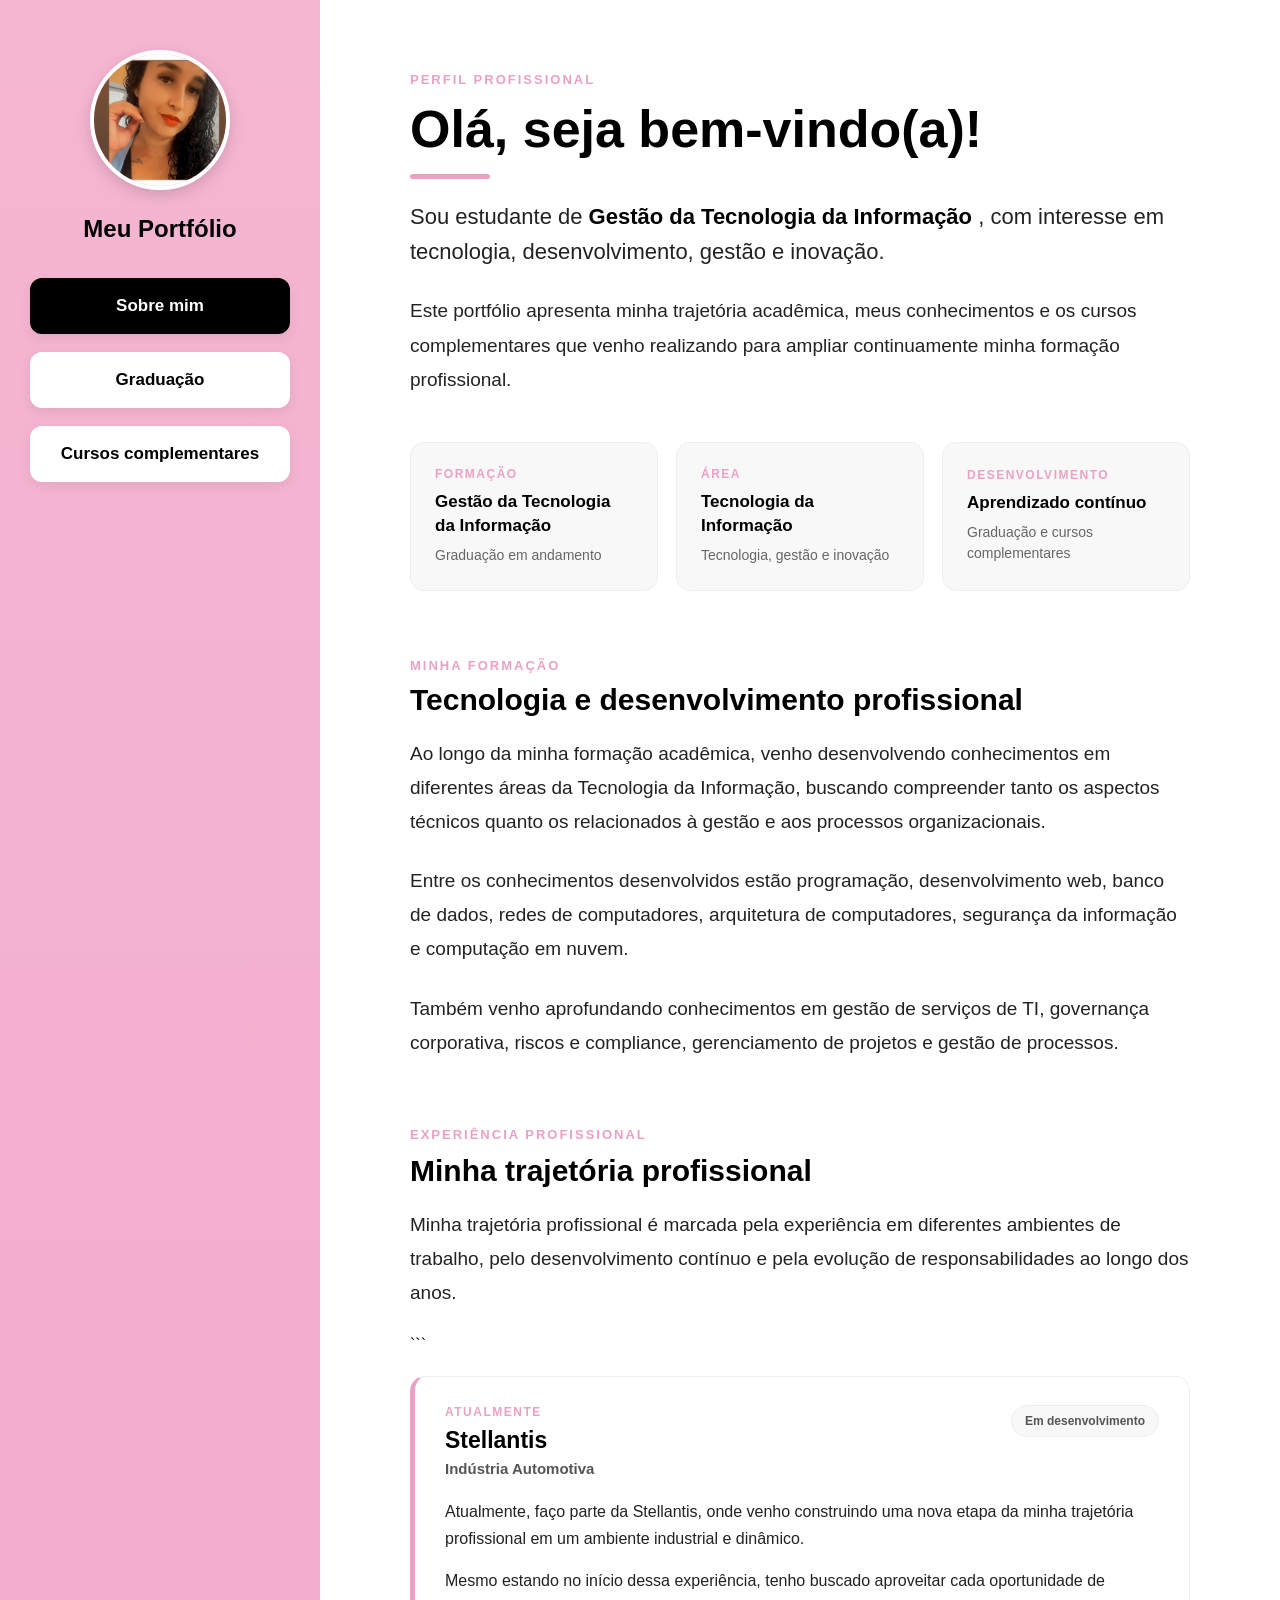
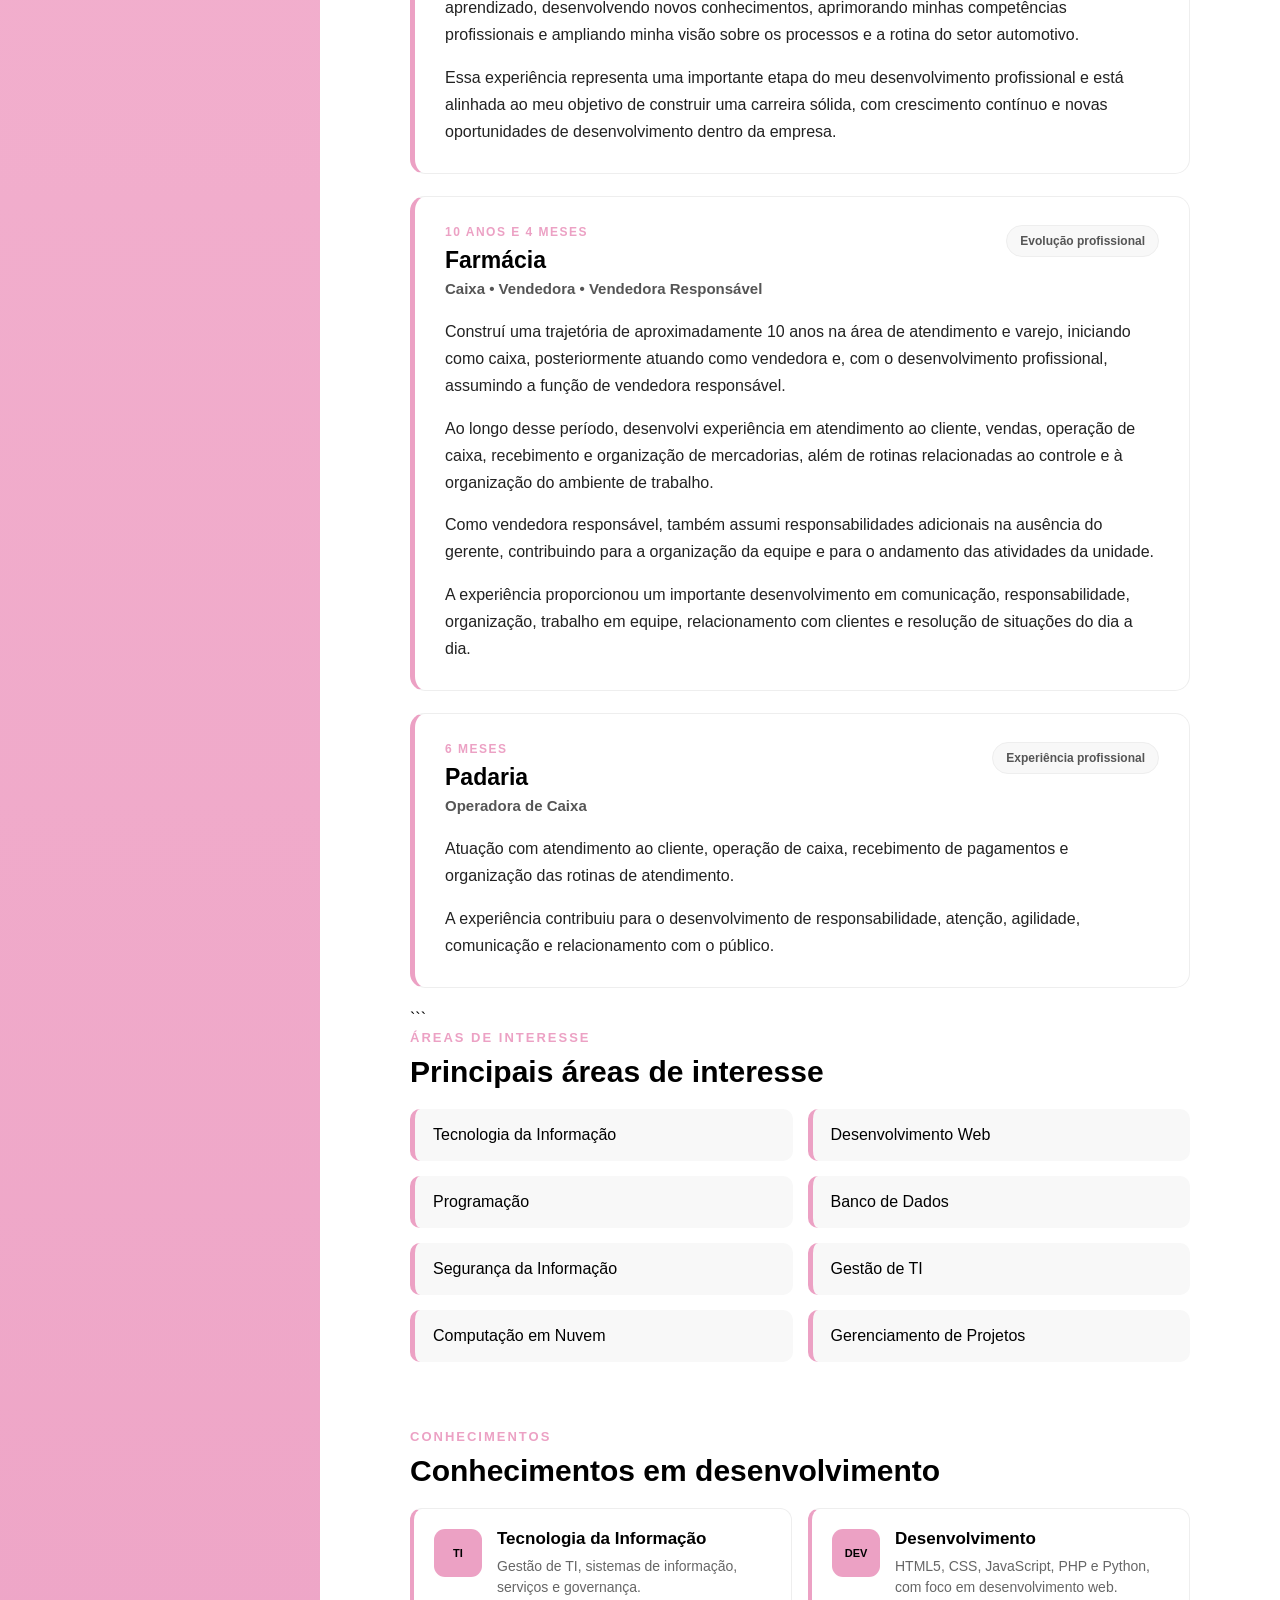
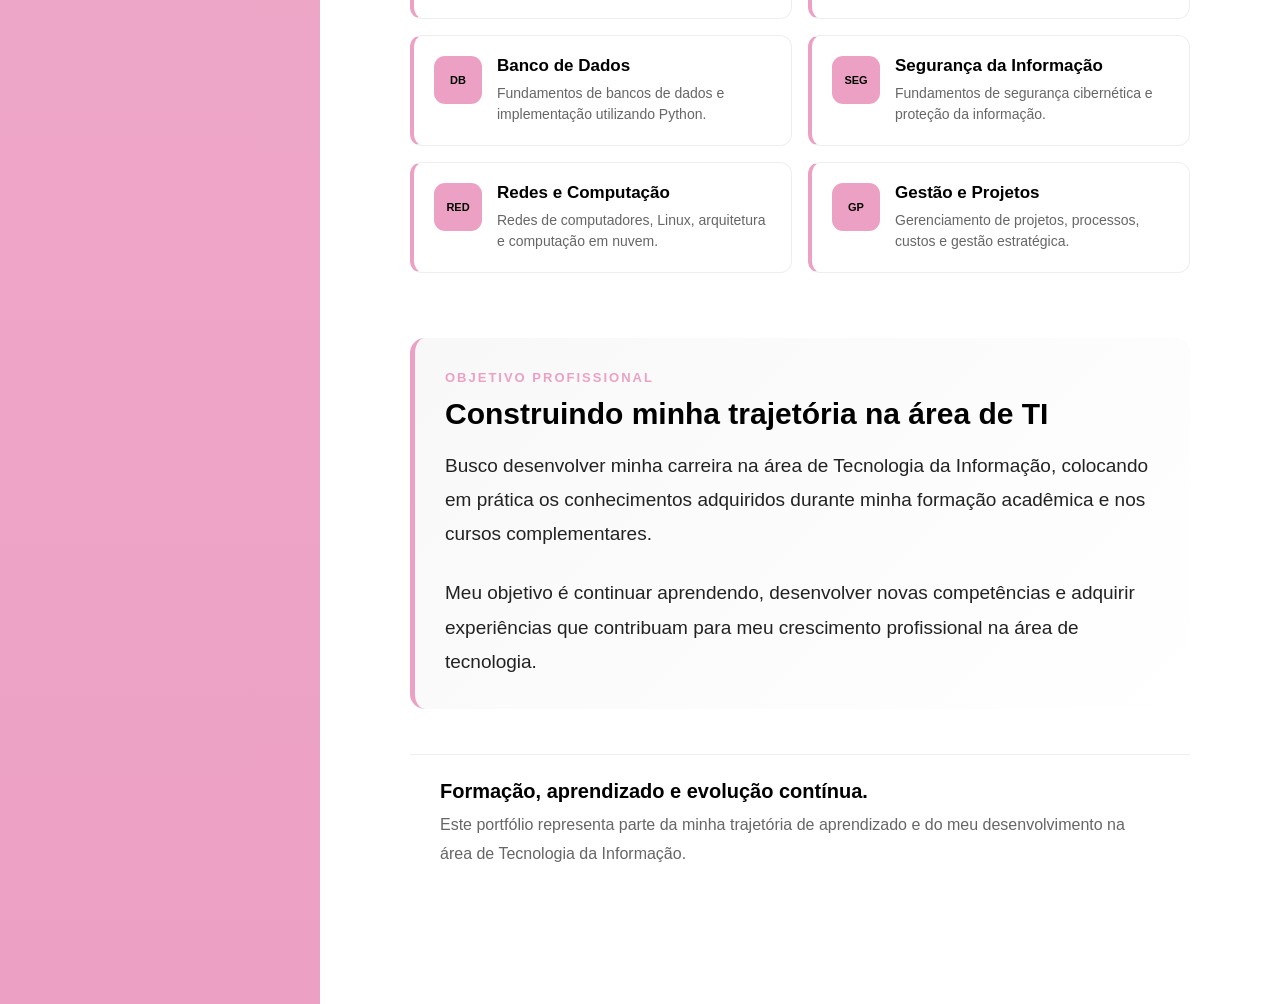
<file: index.html>
﻿<!DOCTYPE html>
<html lang="pt-BR">

<head>

    <!-- Configuração dos caracteres -->
    <meta charset="UTF-8">

    <!-- Adaptação para celulares, tablets e computadores -->
    <meta name="viewport" content="width=device-width, initial-scale=1.0">

    <!-- Título da página -->
    <title>Meu Portfólio | Gestão da Tecnologia da Informação</title>

    <!-- Arquivo responsável pelo visual -->
    <link rel="stylesheet" href="style.css">

</head>


<body>

    <!-- ==================================================
         ESTRUTURA PRINCIPAL
         ================================================== -->

    <div class="portfolio">


        <!-- ==================================================
             MENU LATERAL
             ================================================== -->

        <aside class="sidebar">


            <!-- FOTO DE PERFIL -->

            <div class="foto-container">

                <img src="img/minha-foto.jpg"
                     alt="Foto de perfil">

            </div>


            <!-- NOME DO PORTFÓLIO -->

            <h2 class="nome">
                Meu Portfólio
            </h2>


            <!-- MENU DE NAVEGAÇÃO -->

            <nav class="menu">

                <a href="index.html"
                   class="menu-button ativo">
                    Sobre mim
                </a>

                <a href="graduacao.html"
                   class="menu-button">
                    Graduação
                </a>

                <a href="cursos.html"
                   class="menu-button">
                    Cursos complementares
                </a>

            </nav>

        </aside>


        <!-- ==================================================
             CONTEÚDO PRINCIPAL
             ================================================== -->

        <main class="conteudo inicio-page">


            <!-- ==================================================
         APRESENTAÇÃO PRINCIPAL
         ================================================== -->

            <section class="apresentacao">

                <span class="subtitulo">
                    PERFIL PROFISSIONAL
                </span>

                <h1>
                    Olá, seja bem-vindo(a)!
                </h1>

                <p class="texto-destaque">
                    Sou estudante de
                    <strong>
                        Gestão da Tecnologia da Informação
                    </strong>,
                    com interesse em tecnologia, desenvolvimento,
                    gestão e inovação.
                </p>

                <p>
                    Este portfólio apresenta minha trajetória acadêmica,
                    meus conhecimentos e os cursos complementares que
                    venho realizando para ampliar continuamente minha
                    formação profissional.
                </p>

            </section>


            <!-- ==================================================
         RESUMO PROFISSIONAL
         ================================================== -->

            <section class="resumo-perfil">


                <div class="perfil-card">

                    <span class="perfil-card-titulo">
                        FORMAÇÃO
                    </span>

                    <strong>
                        Gestão da Tecnologia da Informação
                    </strong>

                    <p>
                        Graduação em andamento
                    </p>

                </div>


                <div class="perfil-card">

                    <span class="perfil-card-titulo">
                        ÁREA
                    </span>

                    <strong>
                        Tecnologia da Informação
                    </strong>

                    <p>
                        Tecnologia, gestão e inovação
                    </p>

                </div>


                <div class="perfil-card">

                    <span class="perfil-card-titulo">
                        DESENVOLVIMENTO
                    </span>

                    <strong>
                        Aprendizado contínuo
                    </strong>

                    <p>
                        Graduação e cursos complementares
                    </p>

                </div>


            </section>


            <!-- ==================================================
         SOBRE MINHA FORMAÇÃO
         ================================================== -->

            <section class="secao-inicio">

                <span class="subtitulo">
                    MINHA FORMAÇÃO
                </span>

                <h2>
                    Tecnologia e desenvolvimento profissional
                </h2>

                <p>
                    Ao longo da minha formação acadêmica, venho
                    desenvolvendo conhecimentos em diferentes áreas
                    da Tecnologia da Informação, buscando compreender
                    tanto os aspectos técnicos quanto os relacionados
                    à gestão e aos processos organizacionais.
                </p>

                <p>
                    Entre os conhecimentos desenvolvidos estão
                    programação, desenvolvimento web, banco de dados,
                    redes de computadores, arquitetura de computadores,
                    segurança da informação e computação em nuvem.
                </p>

                <p>
                    Também venho aprofundando conhecimentos em gestão
                    de serviços de TI, governança corporativa, riscos
                    e compliance, gerenciamento de projetos e gestão
                    de processos.
                </p>

            </section>

            <span class="subtitulo">
                EXPERIÊNCIA PROFISSIONAL
            </span>

            <h2>
                Minha trajetória profissional
            </h2>

            <p>
                Minha trajetória profissional é marcada pela experiência em
                diferentes ambientes de trabalho, pelo desenvolvimento contínuo
                e pela evolução de responsabilidades ao longo dos anos.
            </p>

            <div class="experiencias-profissionais">

                ```
                <div class="experiencia-card">

                    <div class="experiencia-topo">

                        <div>
                            <span class="experiencia-periodo">
                                ATUALMENTE
                            </span>

                            <h3>
                                Stellantis
                            </h3>

                            <strong>
                                Indústria Automotiva
                            </strong>
                        </div>

                        <div class="experiencia-status">
                            Em desenvolvimento
                        </div>

                    </div>

                    <p>
                        Atualmente, faço parte da Stellantis, onde venho 
                        construindo uma nova etapa da minha trajetória profissional em um ambiente industrial e dinâmico.
                    </p>

                    <p>Mesmo estando no início dessa experiência, tenho buscado aproveitar 
                    cada oportunidade de aprendizado, desenvolvendo novos conhecimentos, aprimorando
                    minhas competências profissionais e ampliando minha visão sobre os processos e a rotina do setor automotivo.
                    
                    </p>

                    <p>
                        Essa experiência representa uma importante etapa do meu desenvolvimento profissional e está alinhada
                    ao meu objetivo de construir uma carreira
                    sólida, com crescimento contínuo e novas oportunidades de desenvolvimento dentro da empresa.
                    </p></div>


                <div class="experiencia-card">

                    <div class="experiencia-topo">

                        <div>
                            <span class="experiencia-periodo">
                                10 ANOS E 4 MESES
                            </span>

                            <h3>
                                Farmácia
                            </h3>

                            <strong>
                                Caixa • Vendedora • Vendedora Responsável
                            </strong>
                        </div>

                        <div class="experiencia-status">
                            Evolução profissional
                        </div>

                    </div>

                    <p>
                        Construí uma trajetória de aproximadamente 10 anos na área
                        de atendimento e varejo, iniciando como caixa, posteriormente
                        atuando como vendedora e, com o desenvolvimento profissional,
                        assumindo a função de vendedora responsável.
                    </p>

                    <p>
                        Ao longo desse período, desenvolvi experiência em atendimento
                        ao cliente, vendas, operação de caixa, recebimento e
                        organização de mercadorias, além de rotinas relacionadas
                        ao controle e à organização do ambiente de trabalho.
                    </p>

                    <p>
                        Como vendedora responsável, também assumi responsabilidades
                        adicionais na ausência do gerente, contribuindo para a
                        organização da equipe e para o andamento das atividades
                        da unidade.
                    </p>

                    <p>
                        A experiência proporcionou um importante desenvolvimento
                        em comunicação, responsabilidade, organização, trabalho
                        em equipe, relacionamento com clientes e resolução de
                        situações do dia a dia.
                    </p>

                </div>


                <div class="experiencia-card">

                    <div class="experiencia-topo">

                        <div>
                            <span class="experiencia-periodo">
                                6 MESES
                            </span>

                            <h3>
                                Padaria
                            </h3>

                            <strong>
                                Operadora de Caixa
                            </strong>
                        </div>

                        <div class="experiencia-status">
                            Experiência profissional
                        </div>

                    </div>

                    <p>
                        Atuação com atendimento ao cliente, operação de caixa,
                        recebimento de pagamentos e organização das rotinas de
                        atendimento.
                    </p>

                    <p>
                        A experiência contribuiu para o desenvolvimento de
                        responsabilidade, atenção, agilidade, comunicação e
                        relacionamento com o público.
                    </p>

                </div>
                ```

            </div>



            <!-- ==================================================
         ÁREAS DE INTERESSE
         ================================================== -->

            <section class="secao-inicio">

                <span class="subtitulo">
                    ÁREAS DE INTERESSE
                </span>

                <h2>
                    Principais áreas de interesse
                </h2>

                <div class="interesses">


                    <div class="interesse">
                        Tecnologia da Informação
                    </div>


                    <div class="interesse">
                        Desenvolvimento Web
                    </div>


                    <div class="interesse">
                        Programação
                    </div>


                    <div class="interesse">
                        Banco de Dados
                    </div>


                    <div class="interesse">
                        Segurança da Informação
                    </div>


                    <div class="interesse">
                        Gestão de TI
                    </div>


                    <div class="interesse">
                        Computação em Nuvem
                    </div>


                    <div class="interesse">
                        Gerenciamento de Projetos
                    </div>


                </div>

            </section>


            <!-- ==================================================
         CONHECIMENTOS
         ================================================== -->

            <section class="secao-inicio">

                <span class="subtitulo">
                    CONHECIMENTOS
                </span>

                <h2>
                    Conhecimentos em desenvolvimento
                </h2>

                <div class="conhecimentos-inicio">


                    <div class="conhecimento-card">

                        <div class="conhecimento-icone">
                            TI
                        </div>

                        <div>

                            <strong>
                                Tecnologia da Informação
                            </strong>

                            <p>
                                Gestão de TI, sistemas de informação,
                                serviços e governança.
                            </p>

                        </div>

                    </div>


                    <div class="conhecimento-card">

                        <div class="conhecimento-icone">
                            DEV
                        </div>

                        <div>

                            <strong>
                                Desenvolvimento
                            </strong>

                            <p>
                                HTML5, CSS, JavaScript, PHP e Python,
                                com foco em desenvolvimento web.
                            </p>

                        </div>

                    </div>


                    <div class="conhecimento-card">

                        <div class="conhecimento-icone">
                            DB
                        </div>

                        <div>

                            <strong>
                                Banco de Dados
                            </strong>

                            <p>
                                Fundamentos de bancos de dados e
                                implementação utilizando Python.
                            </p>

                        </div>

                    </div>


                    <div class="conhecimento-card">

                        <div class="conhecimento-icone">
                            SEG
                        </div>

                        <div>

                            <strong>
                                Segurança da Informação
                            </strong>

                            <p>
                                Fundamentos de segurança cibernética
                                e proteção da informação.
                            </p>

                        </div>

                    </div>


                    <div class="conhecimento-card">

                        <div class="conhecimento-icone">
                            RED
                        </div>

                        <div>

                            <strong>
                                Redes e Computação
                            </strong>

                            <p>
                                Redes de computadores, Linux,
                                arquitetura e computação em nuvem.
                            </p>

                        </div>

                    </div>


                    <div class="conhecimento-card">

                        <div class="conhecimento-icone">
                            GP
                        </div>

                        <div>

                            <strong>
                                Gestão e Projetos
                            </strong>

                            <p>
                                Gerenciamento de projetos, processos,
                                custos e gestão estratégica.
                            </p>

                        </div>

                    </div>


                </div>

            </section>


            <!-- ==================================================
         OBJETIVO PROFISSIONAL
         ================================================== -->

            <section class="objetivo-inicio">

                <span class="subtitulo">
                    OBJETIVO PROFISSIONAL
                </span>

                <h2>
                    Construindo minha trajetória na área de TI
                </h2>

                <p>
                    Busco desenvolver minha carreira na área de
                    Tecnologia da Informação, colocando em prática
                    os conhecimentos adquiridos durante minha formação
                    acadêmica e nos cursos complementares.
                </p>

                <p>
                    Meu objetivo é continuar aprendendo, desenvolver
                    novas competências e adquirir experiências que
                    contribuam para meu crescimento profissional na
                    área de tecnologia.
                </p>

            </section>


            <!-- ==================================================
         MENSAGEM FINAL
         ================================================== -->

            <section class="final-inicio">

                <strong>
                    Formação, aprendizado e evolução contínua.
                </strong>

                <p>
                    Este portfólio representa parte da minha trajetória
                    de aprendizado e do meu desenvolvimento na área
                    de Tecnologia da Informação.
                </p>

            </section>


        </main>

    </div>


</body>

</html>
</file>
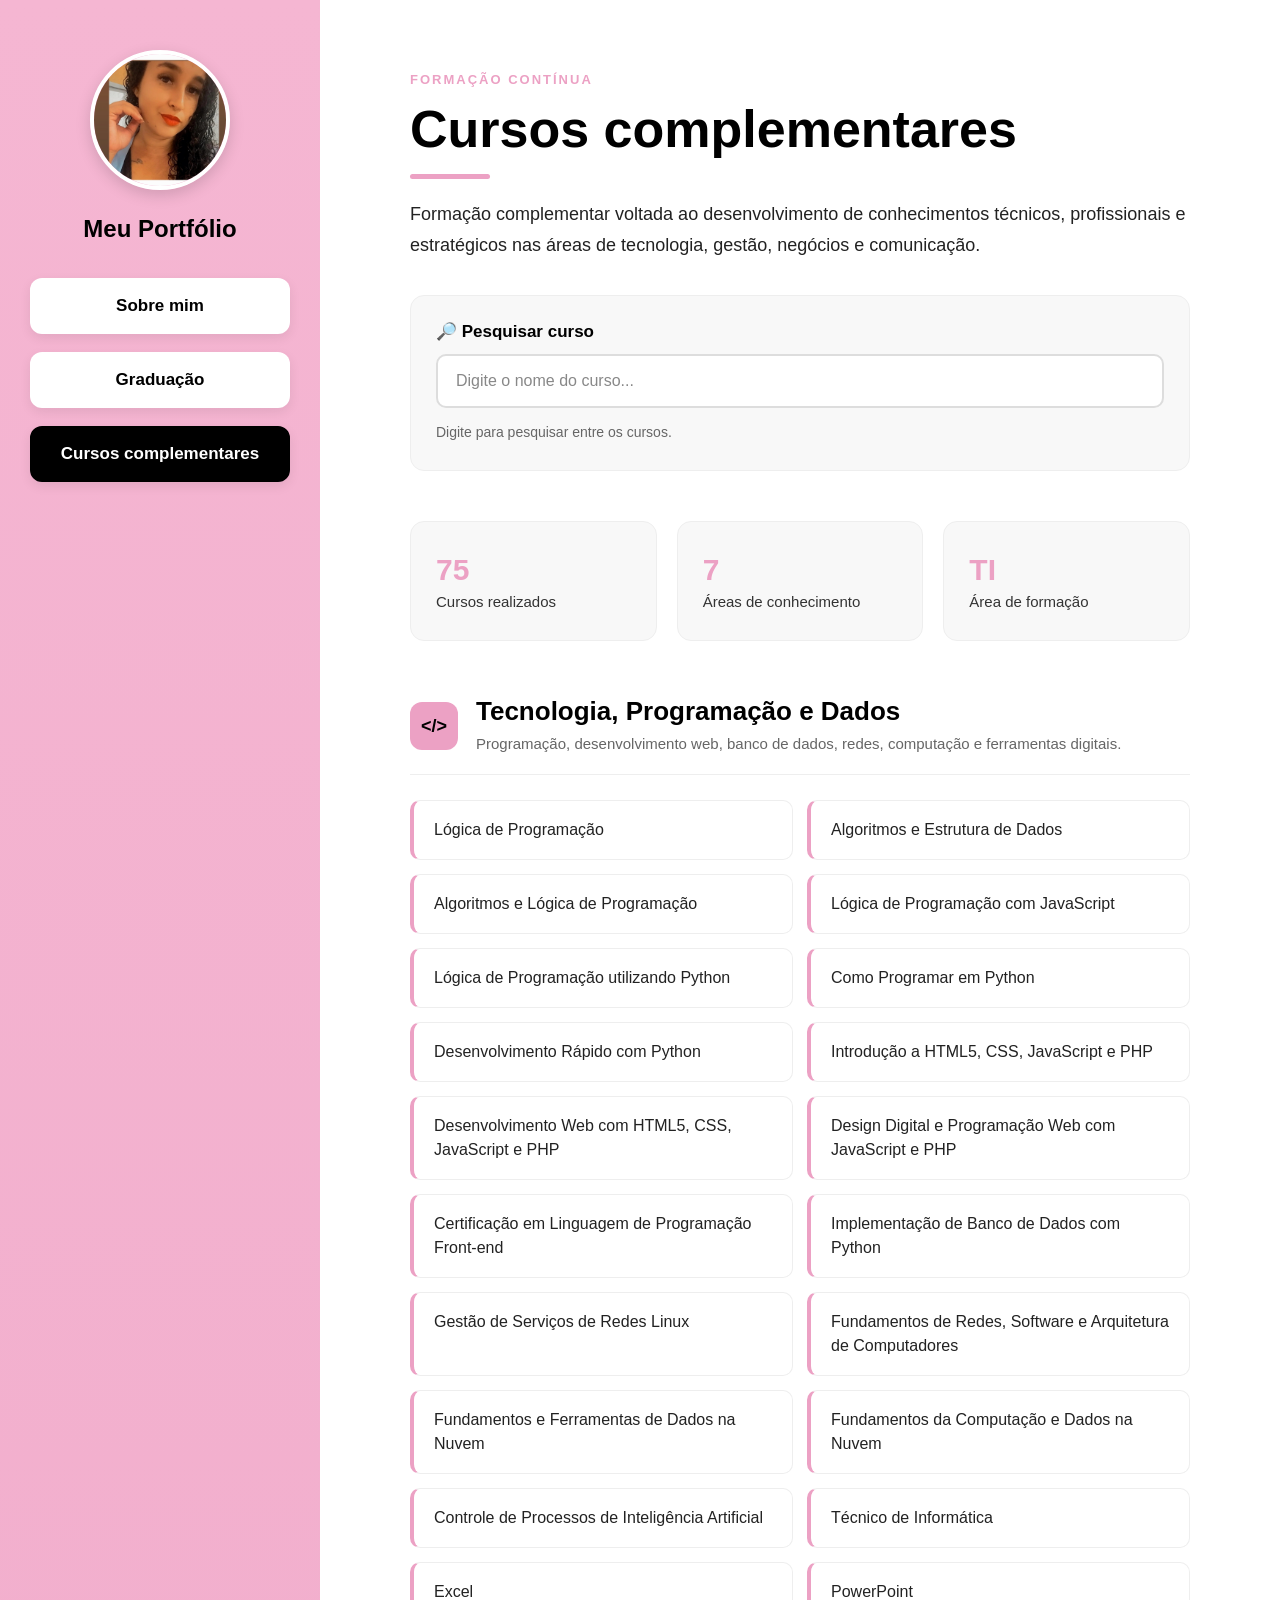
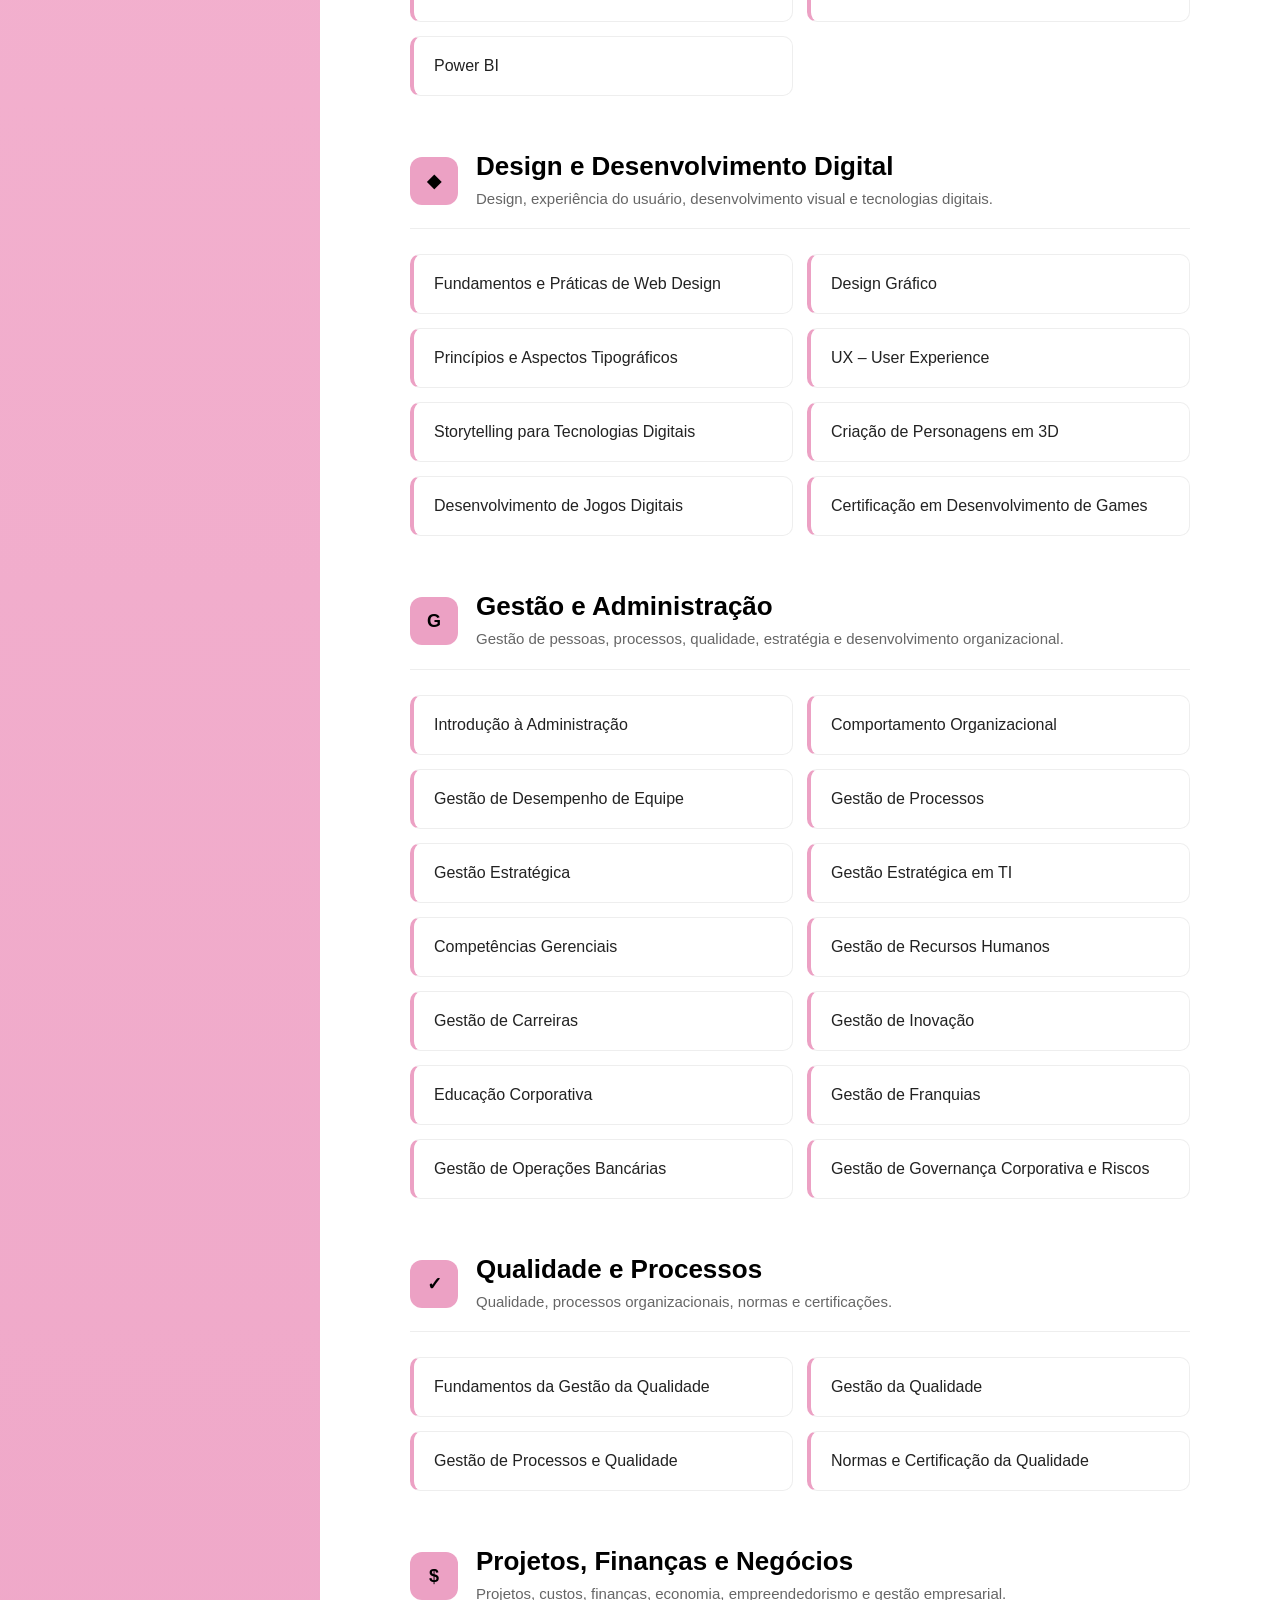
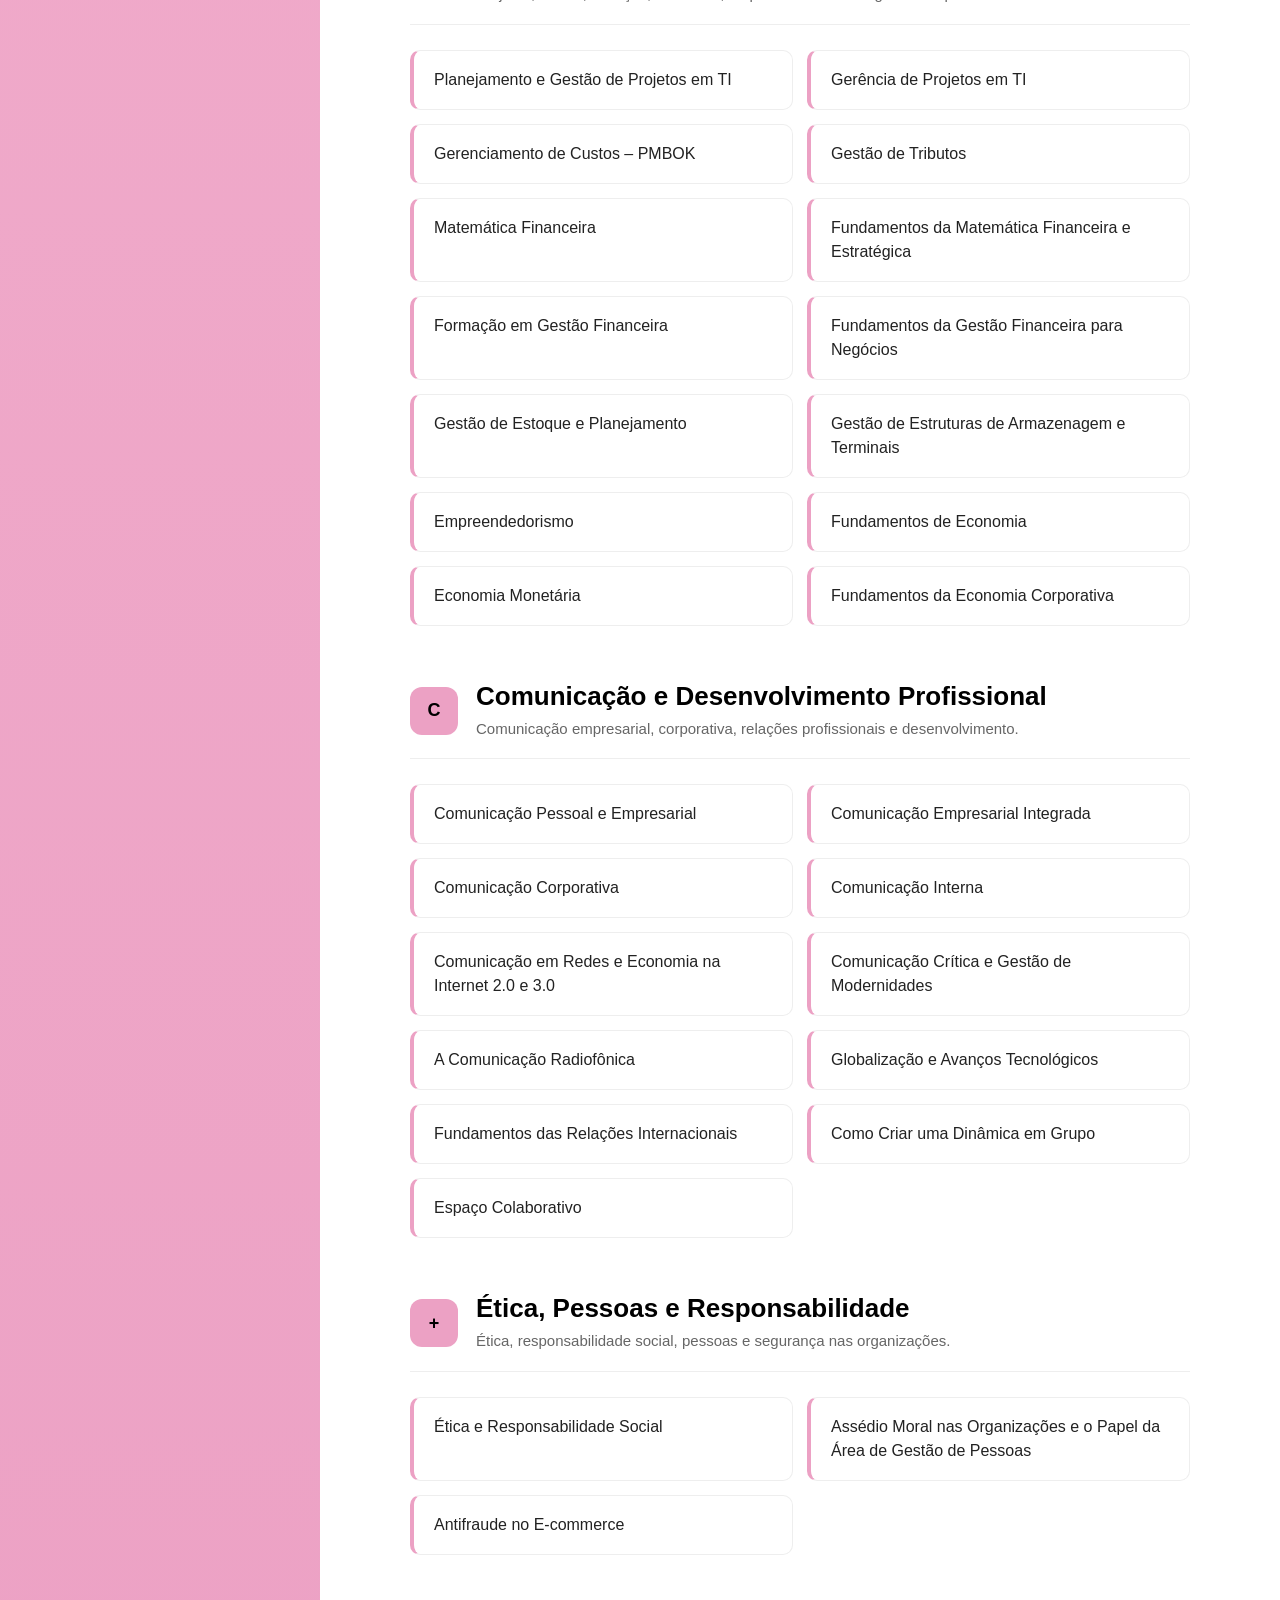
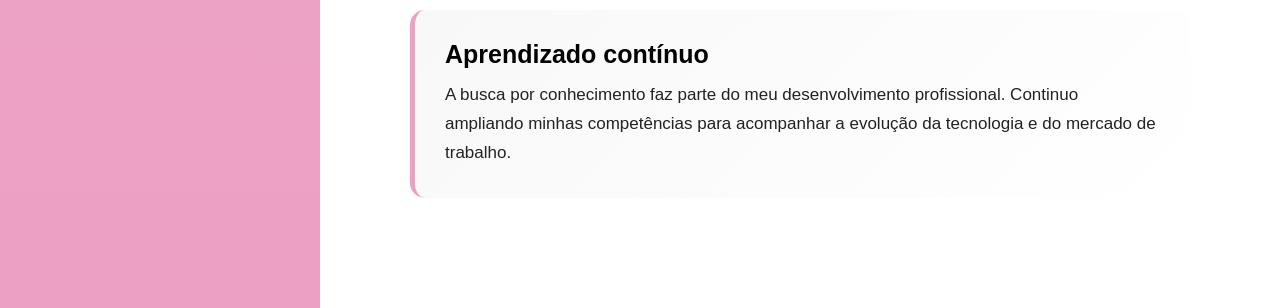
<file: cursos.html>
﻿<!DOCTYPE html>
<html lang="pt-BR">

<head>

    <meta charset="UTF-8">

    <meta name="viewport" content="width=device-width, initial-scale=1.0">

    <title>Cursos Complementares | Meu Portfólio</title>

    <link rel="stylesheet" href="style.css">

</head>

<body>

    <div class="portfolio">

        <!-- ==================================================
             MENU LATERAL
             ================================================== -->

        <aside class="sidebar">

            <div class="foto-container">
                <img src="img/minha-foto.jpg"
                     alt="Foto de perfil">
            </div>

            <h2 class="nome">
                Meu Portfólio
            </h2>

            <nav class="menu">

                <a href="index.html"
                   class="menu-button">
                    Sobre mim
                </a>

                <a href="graduacao.html"
                   class="menu-button">
                    Graduação
                </a>

                <a href="cursos.html"
                   class="menu-button ativo">
                    Cursos complementares
                </a>

            </nav>

        </aside>


        <!-- ==================================================
             CONTEÚDO PRINCIPAL
             ================================================== -->

        <main class="conteudo cursos-page">


            <!-- CABEÇALHO -->

            <section class="cabecalho-cursos">

                <span class="subtitulo">
                    FORMAÇÃO CONTÍNUA
                </span>

                <h1>
                    Cursos complementares
                </h1>

                <p>
                    Formação complementar voltada ao desenvolvimento
                    de conhecimentos técnicos, profissionais e
                    estratégicos nas áreas de tecnologia, gestão,
                    negócios e comunicação.
                </p>

            </section>
            <!-- PESQUISA DE CURSOS -->

            <section class="pesquisa-cursos">

                <label for="campoPesquisa">
                    🔎 Pesquisar curso
                </label>

                <input type="text"
                       id="campoPesquisa"
                       placeholder="Digite o nome do curso..."
                       autocomplete="off">

                <p id="resultadoPesquisa">
                    Digite para pesquisar entre os cursos.
                </p>

            </section>


            <!-- ==================================================
         RESUMO
         ================================================== -->

            <section class="resumo-cursos">

                <div class="resumo-card">

                    <span class="resumo-numero"
                          id="quantidadeCursos">
                        0
                    </span>

                    <span class="resumo-texto">
                        Cursos realizados
                    </span>

                </div>


                <div class="resumo-card">

                    <span class="resumo-numero">
                        7
                    </span>

                    <span class="resumo-texto">
                        Áreas de conhecimento
                    </span>

                </div>


                <div class="resumo-card">

                    <span class="resumo-numero">
                        TI
                    </span>

                    <span class="resumo-texto">
                        Área de formação
                    </span>

                </div>

            </section>


            <!-- ==================================================
         TECNOLOGIA, PROGRAMAÇÃO E DADOS
         ================================================== -->

            <section class="categoria-cursos">

                <div class="categoria-cabecalho">

                    <div class="categoria-icone">
                        &lt;/&gt;
                    </div>

                    <div>

                        <h2>
                            Tecnologia, Programação e Dados
                        </h2>

                        <p>
                            Programação, desenvolvimento web,
                            banco de dados, redes, computação
                            e ferramentas digitais.
                        </p>

                    </div>

                </div>


                <div class="cursos">

                    <div class="curso">Lógica de Programação</div>

                    <div class="curso">Algoritmos e Estrutura de Dados</div>

                    <div class="curso">Algoritmos e Lógica de Programação</div>

                    <div class="curso">Lógica de Programação com JavaScript</div>

                    <div class="curso">Lógica de Programação utilizando Python</div>

                    <div class="curso">Como Programar em Python</div>

                    <div class="curso">Desenvolvimento Rápido com Python</div>

                    <div class="curso">Introdução a HTML5, CSS, JavaScript e PHP</div>

                    <div class="curso">Desenvolvimento Web com HTML5, CSS, JavaScript e PHP</div>

                    <div class="curso">Design Digital e Programação Web com JavaScript e PHP</div>

                    <div class="curso">Certificação em Linguagem de Programação Front-end</div>

                    <div class="curso">Implementação de Banco de Dados com Python</div>

                    <div class="curso">Gestão de Serviços de Redes Linux</div>

                    <div class="curso">Fundamentos de Redes, Software e Arquitetura de Computadores</div>

                    <div class="curso">Fundamentos e Ferramentas de Dados na Nuvem</div>

                    <div class="curso">Fundamentos da Computação e Dados na Nuvem</div>

                    <div class="curso">Controle de Processos de Inteligência Artificial</div>

                    <div class="curso">Técnico de Informática</div>

                    <div class="curso">Excel</div>

                    <div class="curso">PowerPoint</div>

                    <div class="curso">Power BI</div>

                </div>

            </section>


            <!-- ==================================================
         DESIGN
         ================================================== -->

            <section class="categoria-cursos">

                <div class="categoria-cabecalho">

                    <div class="categoria-icone">
                        ◆
                    </div>

                    <div>

                        <h2>
                            Design e Desenvolvimento Digital
                        </h2>

                        <p>
                            Design, experiência do usuário,
                            desenvolvimento visual e tecnologias digitais.
                        </p>

                    </div>

                </div>


                <div class="cursos">

                    <div class="curso">Fundamentos e Práticas de Web Design</div>

                    <div class="curso">Design Gráfico</div>

                    <div class="curso">Princípios e Aspectos Tipográficos</div>

                    <div class="curso">UX – User Experience</div>

                    <div class="curso">Storytelling para Tecnologias Digitais</div>

                    <div class="curso">Criação de Personagens em 3D</div>

                    <div class="curso">Desenvolvimento de Jogos Digitais</div>

                    <div class="curso">Certificação em Desenvolvimento de Games</div>

                </div>

            </section>


            <!-- ==================================================
         GESTÃO
         ================================================== -->

            <section class="categoria-cursos">

                <div class="categoria-cabecalho">

                    <div class="categoria-icone">
                        G
                    </div>

                    <div>

                        <h2>
                            Gestão e Administração
                        </h2>

                        <p>
                            Gestão de pessoas, processos, qualidade,
                            estratégia e desenvolvimento organizacional.
                        </p>

                    </div>

                </div>


                <div class="cursos">

                    <div class="curso">Introdução à Administração</div>

                    <div class="curso">Comportamento Organizacional</div>

                    <div class="curso">Gestão de Desempenho de Equipe</div>

                    <div class="curso">Gestão de Processos</div>

                    <div class="curso">Gestão Estratégica</div>

                    <div class="curso">Gestão Estratégica em TI</div>

                    <div class="curso">Competências Gerenciais</div>

                    <div class="curso">Gestão de Recursos Humanos</div>

                    <div class="curso">Gestão de Carreiras</div>

                    <div class="curso">Gestão de Inovação</div>

                    <div class="curso">Educação Corporativa</div>

                    <div class="curso">Gestão de Franquias</div>

                    <div class="curso">Gestão de Operações Bancárias</div>

                    <div class="curso">Gestão de Governança Corporativa e Riscos</div>

                </div>

            </section>


            <!-- ==================================================
         QUALIDADE
         ================================================== -->

            <section class="categoria-cursos">

                <div class="categoria-cabecalho">

                    <div class="categoria-icone">
                        ✓
                    </div>

                    <div>

                        <h2>
                            Qualidade e Processos
                        </h2>

                        <p>
                            Qualidade, processos organizacionais,
                            normas e certificações.
                        </p>

                    </div>

                </div>


                <div class="cursos">

                    <div class="curso">Fundamentos da Gestão da Qualidade</div>

                    <div class="curso">Gestão da Qualidade</div>

                    <div class="curso">Gestão de Processos e Qualidade</div>

                    <div class="curso">Normas e Certificação da Qualidade</div>

                </div>

            </section>


            <!-- ==================================================
         PROJETOS E FINANÇAS
         ================================================== -->

            <section class="categoria-cursos">

                <div class="categoria-cabecalho">

                    <div class="categoria-icone">
                        $
                    </div>

                    <div>

                        <h2>
                            Projetos, Finanças e Negócios
                        </h2>

                        <p>
                            Projetos, custos, finanças, economia,
                            empreendedorismo e gestão empresarial.
                        </p>

                    </div>

                </div>


                <div class="cursos">

                    <div class="curso">Planejamento e Gestão de Projetos em TI</div>

                    <div class="curso">Gerência de Projetos em TI</div>

                    <div class="curso">Gerenciamento de Custos – PMBOK</div>

                    <div class="curso">Gestão de Tributos</div>

                    <div class="curso">Matemática Financeira</div>

                    <div class="curso">Fundamentos da Matemática Financeira e Estratégica</div>

                    <div class="curso">Formação em Gestão Financeira</div>

                    <div class="curso">Fundamentos da Gestão Financeira para Negócios</div>

                    <div class="curso">Gestão de Estoque e Planejamento</div>

                    <div class="curso">Gestão de Estruturas de Armazenagem e Terminais</div>

                    <div class="curso">Empreendedorismo</div>

                    <div class="curso">Fundamentos de Economia</div>

                    <div class="curso">Economia Monetária</div>

                    <div class="curso">Fundamentos da Economia Corporativa</div>

                </div>

            </section>


            <!-- ==================================================
         COMUNICAÇÃO
         ================================================== -->

            <section class="categoria-cursos">

                <div class="categoria-cabecalho">

                    <div class="categoria-icone">
                        C
                    </div>

                    <div>

                        <h2>
                            Comunicação e Desenvolvimento Profissional
                        </h2>

                        <p>
                            Comunicação empresarial, corporativa,
                            relações profissionais e desenvolvimento.
                        </p>

                    </div>

                </div>


                <div class="cursos">

                    <div class="curso">Comunicação Pessoal e Empresarial</div>

                    <div class="curso">Comunicação Empresarial Integrada</div>

                    <div class="curso">Comunicação Corporativa</div>

                    <div class="curso">Comunicação Interna</div>

                    <div class="curso">Comunicação em Redes e Economia na Internet 2.0 e 3.0</div>

                    <div class="curso">Comunicação Crítica e Gestão de Modernidades</div>

                    <div class="curso">A Comunicação Radiofônica</div>

                    <div class="curso">Globalização e Avanços Tecnológicos</div>

                    <div class="curso">Fundamentos das Relações Internacionais</div>

                    <div class="curso">Como Criar uma Dinâmica em Grupo</div>

                    <div class="curso">Espaço Colaborativo</div>

                </div>

            </section>


            <!-- ==================================================
         ÉTICA, PESSOAS E RESPONSABILIDADE
         ================================================== -->

            <section class="categoria-cursos">

                <div class="categoria-cabecalho">

                    <div class="categoria-icone">
                        +
                    </div>

                    <div>

                        <h2>
                            Ética, Pessoas e Responsabilidade
                        </h2>

                        <p>
                            Ética, responsabilidade social,
                            pessoas e segurança nas organizações.
                        </p>

                    </div>

                </div>


                <div class="cursos">

                    <div class="curso">Ética e Responsabilidade Social</div>

                    <div class="curso">
                        Assédio Moral nas Organizações e o Papel da Área de Gestão de Pessoas
                    </div>

                    <div class="curso">Antifraude no E-commerce</div>

                </div>

            </section>


            <!-- ==================================================
         MENSAGEM FINAL
         ================================================== -->

            <section class="final-cursos">

                <h2>
                    Aprendizado contínuo
                </h2>

                <p>
                    A busca por conhecimento faz parte do meu
                    desenvolvimento profissional. Continuo ampliando
                    minhas competências para acompanhar a evolução
                    da tecnologia e do mercado de trabalho.
                </p>

            </section>

        </main>

    </div>


    <!-- JAVASCRIPT -->

    <script src="script.js"></script>

</body>

</html>
</file>
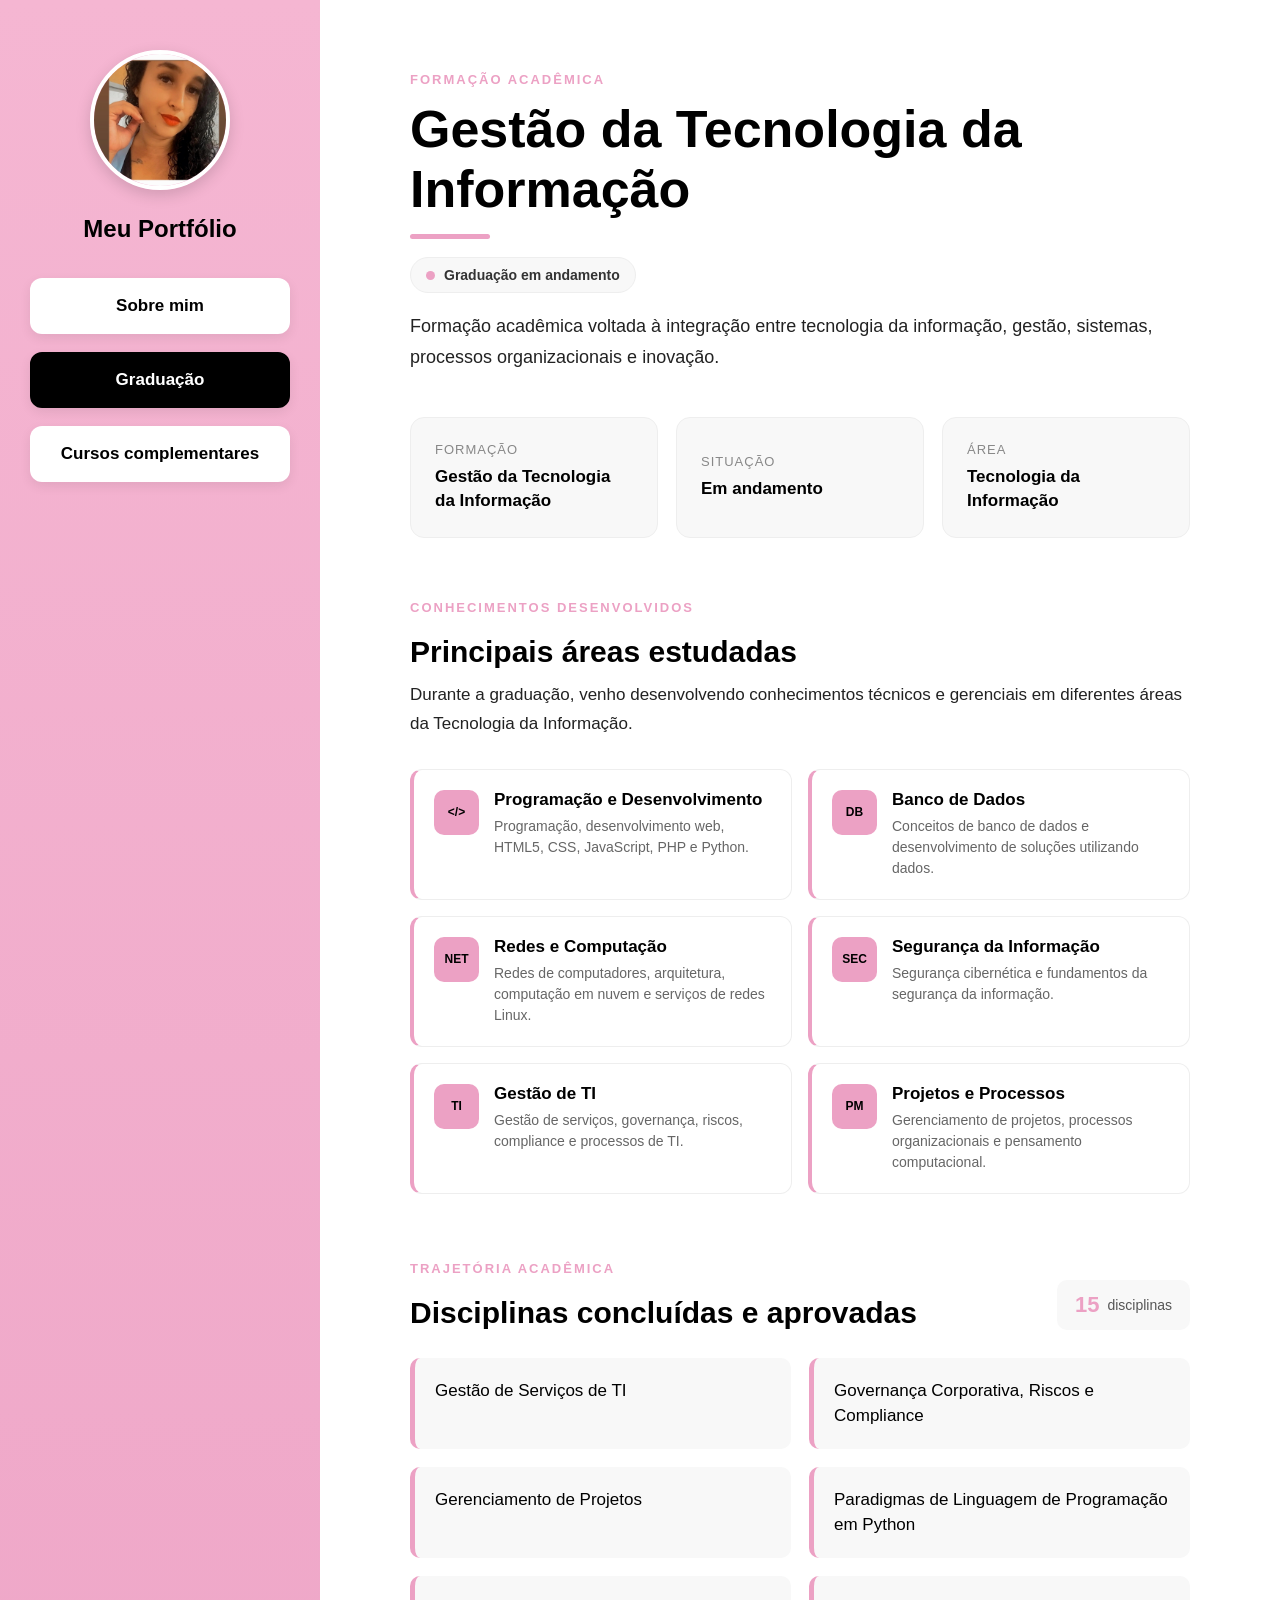
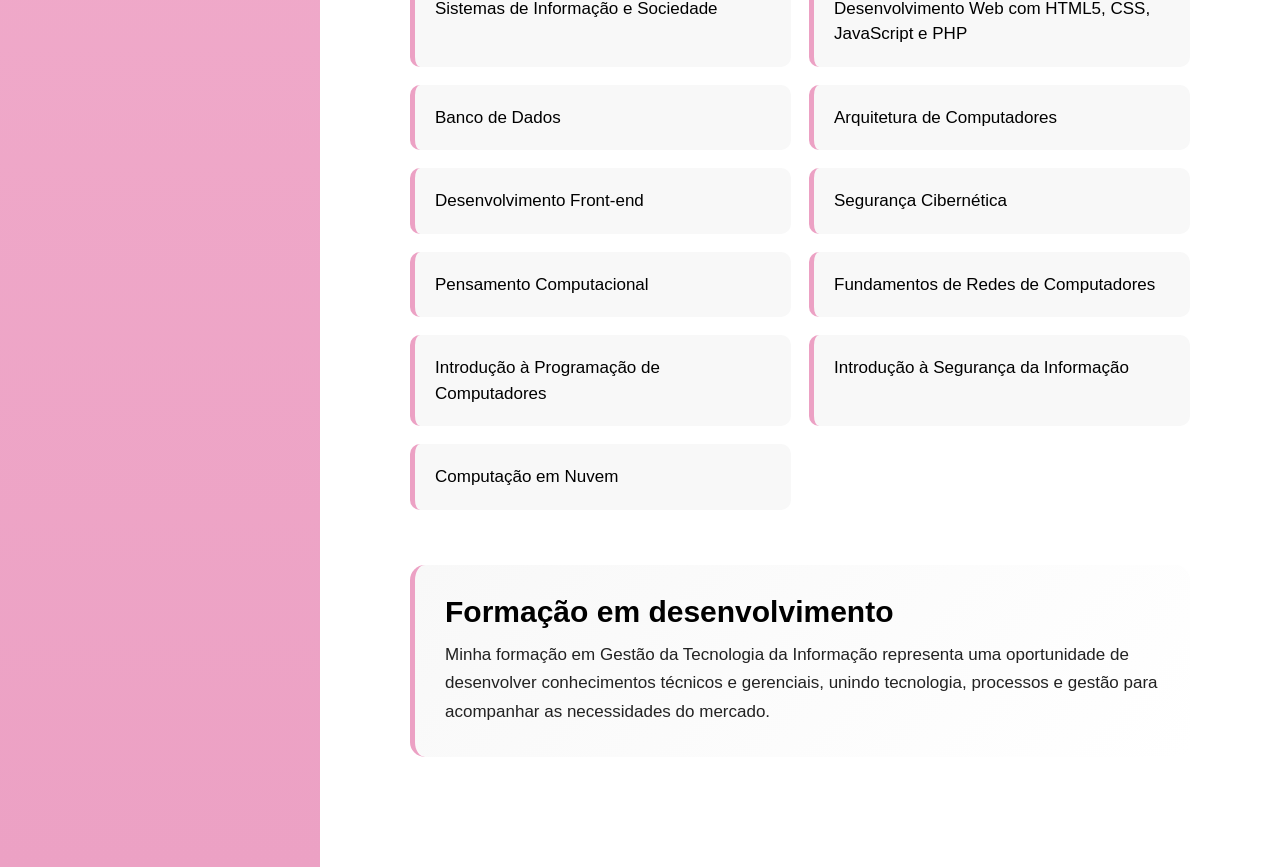
<file: graduacao.html>
﻿<!DOCTYPE html>
<html lang="pt-BR">

<head>

    <meta charset="UTF-8">

    <meta name="viewport"
          content="width=device-width, initial-scale=1.0">

    <title>Graduação | Meu Portfólio</title>

    <link rel="stylesheet"
          href="style.css">

</head>

<body>

    <div class="portfolio">


        <!-- ==================================================
             MENU LATERAL
             ================================================== -->

        <aside class="sidebar">

            <div class="foto-container">

                <img src="img/minha-foto.jpg"
                     alt="Foto de perfil">

            </div>


            <h2 class="nome">
                Meu Portfólio
            </h2>


            <nav class="menu">

                <a href="index.html"
                   class="menu-button">

                    Sobre mim

                </a>


                <a href="graduacao.html"
                   class="menu-button ativo">

                    Graduação

                </a>


                <a href="cursos.html"
                   class="menu-button">

                    Cursos complementares

                </a>

            </nav>

        </aside>



        <!-- ==================================================
             CONTEÚDO PRINCIPAL
             ================================================== -->

        <main class="conteudo graduacao-page">


            <!-- ==================================================
                 CABEÇALHO DA GRADUAÇÃO
                 ================================================== -->

            <section class="cabecalho-graduacao">

                <span class="subtitulo">
                    FORMAÇÃO ACADÊMICA
                </span>


                <h1>
                    Gestão da Tecnologia da Informação
                </h1>


                <div class="status-graduacao">

                    <span class="status-ponto"></span>

                    Graduação em andamento

                </div>


                <p>

                    Formação acadêmica voltada à integração entre
                    tecnologia da informação, gestão, sistemas,
                    processos organizacionais e inovação.

                </p>

            </section>



            <!-- ==================================================
                 RESUMO DA FORMAÇÃO
                 ================================================== -->

            <section class="resumo-graduacao">


                <div class="info-graduacao">

                    <span class="info-titulo">
                        Formação
                    </span>

                    <strong>
                        Gestão da Tecnologia da Informação
                    </strong>

                </div>


                <div class="info-graduacao">

                    <span class="info-titulo">
                        Situação
                    </span>

                    <strong>
                        Em andamento
                    </strong>

                </div>


                <div class="info-graduacao">

                    <span class="info-titulo">
                        Área
                    </span>

                    <strong>
                        Tecnologia da Informação
                    </strong>

                </div>

            </section>



            <!-- ==================================================
                 CONHECIMENTOS DESENVOLVIDOS
                 ================================================== -->

            <section class="conhecimentos-graduacao">

                <span class="subtitulo">
                    CONHECIMENTOS DESENVOLVIDOS
                </span>


                <h2>
                    Principais áreas estudadas
                </h2>


                <p>

                    Durante a graduação, venho desenvolvendo
                    conhecimentos técnicos e gerenciais em
                    diferentes áreas da Tecnologia da Informação.

                </p>


                <div class="areas-graduacao">


                    <div class="area-graduacao">

                        <span class="area-icone">
                            &lt;/&gt;
                        </span>

                        <div>

                            <strong>
                                Programação e Desenvolvimento
                            </strong>

                            <p>
                                Programação, desenvolvimento web,
                                HTML5, CSS, JavaScript, PHP e Python.
                            </p>

                        </div>

                    </div>



                    <div class="area-graduacao">

                        <span class="area-icone">
                            DB
                        </span>

                        <div>

                            <strong>
                                Banco de Dados
                            </strong>

                            <p>
                                Conceitos de banco de dados e
                                desenvolvimento de soluções utilizando dados.
                            </p>

                        </div>

                    </div>



                    <div class="area-graduacao">

                        <span class="area-icone">
                            NET
                        </span>

                        <div>

                            <strong>
                                Redes e Computação
                            </strong>

                            <p>
                                Redes de computadores, arquitetura,
                                computação em nuvem e serviços de redes Linux.
                            </p>

                        </div>

                    </div>



                    <div class="area-graduacao">

                        <span class="area-icone">
                            SEC
                        </span>

                        <div>

                            <strong>
                                Segurança da Informação
                            </strong>

                            <p>
                                Segurança cibernética e fundamentos
                                da segurança da informação.
                            </p>

                        </div>

                    </div>



                    <div class="area-graduacao">

                        <span class="area-icone">
                            TI
                        </span>

                        <div>

                            <strong>
                                Gestão de TI
                            </strong>

                            <p>
                                Gestão de serviços, governança,
                                riscos, compliance e processos de TI.
                            </p>

                        </div>

                    </div>



                    <div class="area-graduacao">

                        <span class="area-icone">
                            PM
                        </span>

                        <div>

                            <strong>
                                Projetos e Processos
                            </strong>

                            <p>
                                Gerenciamento de projetos, processos
                                organizacionais e pensamento computacional.
                            </p>

                        </div>

                    </div>

                </div>

            </section>



            <!-- ==================================================
                 DISCIPLINAS
                 ================================================== -->

            <section class="disciplinas-section">


                <div class="disciplinas-cabecalho">

                    <div>

                        <span class="subtitulo">
                            TRAJETÓRIA ACADÊMICA
                        </span>

                        <h2>
                            Disciplinas concluídas e aprovadas
                        </h2>

                    </div>


                    <div class="contador-disciplinas">

                        <strong>
                            15
                        </strong>

                        <span>
                            disciplinas
                        </span>

                    </div>

                </div>



                <div class="disciplinas">


                    <div class="disciplina">
                        Gestão de Serviços de TI
                    </div>


                    <div class="disciplina">
                        Governança Corporativa, Riscos e Compliance
                    </div>


                    <div class="disciplina">
                        Gerenciamento de Projetos
                    </div>


                    <div class="disciplina">
                        Paradigmas de Linguagem de Programação em Python
                    </div>


                    <div class="disciplina">
                        Sistemas de Informação e Sociedade
                    </div>


                    <div class="disciplina">
                        Desenvolvimento Web com HTML5, CSS, JavaScript e PHP
                    </div>


                    <div class="disciplina">
                        Banco de Dados
                    </div>


                    <div class="disciplina">
                        Arquitetura de Computadores
                    </div>


                    <div class="disciplina">
                        Desenvolvimento Front-end
                    </div>


                    <div class="disciplina">
                        Segurança Cibernética
                    </div>


                    <div class="disciplina">
                        Pensamento Computacional
                    </div>


                    <div class="disciplina">
                        Fundamentos de Redes de Computadores
                    </div>


                    <div class="disciplina">
                        Introdução à Programação de Computadores
                    </div>


                    <div class="disciplina">
                        Introdução à Segurança da Informação
                    </div>


                    <div class="disciplina">
                        Computação em Nuvem
                    </div>

                </div>

            </section>



            <!-- ==================================================
                 MENSAGEM FINAL
                 ================================================== -->

            <section class="final-graduacao">

                <h2>
                    Formação em desenvolvimento
                </h2>


                <p>

                    Minha formação em Gestão da Tecnologia da
                    Informação representa uma oportunidade de
                    desenvolver conhecimentos técnicos e gerenciais,
                    unindo tecnologia, processos e gestão para
                    acompanhar as necessidades do mercado.

                </p>

            </section>


        </main>

    </div>

</body>

</html>
</file>
<file: style.css>
/* =====================================================
   CONFIGURAÇÕES GERAIS
   ===================================================== */

* {
    margin: 0;
    padding: 0;
    box-sizing: border-box;
}

html {
    scroll-behavior: smooth;
}

body {
    font-family: Arial, Helvetica, sans-serif;
    background-color: #ffffff;
    color: #000000;
}


/* =====================================================
   ESTRUTURA PRINCIPAL
   ===================================================== */

.portfolio {
    display: flex;
    min-height: 100vh;
    width: 100%;
}


/* =====================================================
   MENU LATERAL
   ===================================================== */

.sidebar {
    width: 25%;
    min-height: 100vh;
    background: linear-gradient( 180deg, #f5b6d2 0%, #eca1c4 100% );
    padding: 50px 30px;
    display: flex;
    flex-direction: column;
    align-items: center;
    position: relative;
}


/* =====================================================
   FOTO
   ===================================================== */

.foto-container {
    width: 140px;
    height: 140px;
    margin-bottom: 25px;
    border-radius: 50%;
    overflow: hidden;
    border: 4px solid #ffffff;
    box-shadow: 0 5px 15px rgba(0, 0, 0, 0.15);
}

    .foto-container img {
        width: 100%;
        height: 100%;
        object-fit: cover;
        display: block;
    }


/* =====================================================
   NOME DO PORTFÓLIO
   ===================================================== */

.nome {
    font-size: 24px;
    color: #000000;
    text-align: center;
    margin-bottom: 35px;
}


/* =====================================================
   MENU
   ===================================================== */

.menu {
    width: 100%;
    max-width: 280px;
}


/* =====================================================
   BOTÕES
   ===================================================== */

.menu-button {
    display: block;
    width: 100%;
    padding: 16px 20px;
    margin-bottom: 18px;
    background-color: #ffffff;
    color: #000000;
    text-decoration: none;
    text-align: center;
    border-radius: 12px;
    font-size: 17px;
    font-weight: bold;
    border: 2px solid transparent;
    box-shadow: 0 4px 12px rgba(0, 0, 0, 0.08);
    transition: background-color 0.3s ease, color 0.3s ease, transform 0.3s ease, box-shadow 0.3s ease;
}


    /* Efeito quando passar o mouse */

    .menu-button:hover {
        background-color: #000000;
        color: #ffffff;
        transform: translateY(-3px);
        box-shadow: 0 7px 18px rgba(0, 0, 0, 0.20);
    }


/* =====================================================
   ÁREA PRINCIPAL
   ===================================================== */

.conteudo {
    width: 75%;
    min-height: 100vh;
    background-color: #ffffff;
    padding: 80px 90px;
}


    /* =====================================================
   TÍTULO PRINCIPAL
   ===================================================== */

    .conteudo h1 {
        font-size: 52px;
        font-weight: 700;
        color: #000000;
        margin-bottom: 35px;
        position: relative;
    }


        /* Linha decorativa abaixo do título */

        .conteudo h1::after {
            content: "";
            display: block;
            width: 80px;
            height: 5px;
            background-color: #eca1c4;
            margin-top: 15px;
            border-radius: 5px;
        }


    /* =====================================================
   TEXTOS
   ===================================================== */

    .conteudo p {
        max-width: 900px;
        font-size: 19px;
        line-height: 1.8;
        color: #222222;
        margin-bottom: 25px;
    }


    /* =====================================================
   TEXTO EM NEGRITO
   ===================================================== */

    .conteudo strong {
        color: #000000;
    }


/* =====================================================
   RESPONSIVIDADE
   Para tablets
   ===================================================== */

@media (max-width: 900px) {

    .portfolio {
        flex-direction: column;
    }

    .sidebar {
        width: 100%;
        min-height: auto;
        padding: 40px 25px;
    }

    .conteudo {
        width: 100%;
        padding: 50px 30px;
    }

    .menu {
        max-width: 500px;
    }
}


/* =====================================================
   RESPONSIVIDADE
   Para celulares
   ===================================================== */

@media (max-width: 600px) {

    .sidebar {
        padding: 30px 20px;
    }

    .foto-container {
        width: 150px;
        height: 150px;
    }

    .nome {
        font-size: 21px;
    }

    .conteudo {
        padding: 40px 22px;
    }

        .conteudo h1 {
            font-size: 38px;
        }

        .conteudo p {
            font-size: 17px;
            line-height: 1.7;
        }

    .menu-button {
        font-size: 16px;
        padding: 14px;
    }
}
/* =====================================================
   PÁGINA DE GRADUAÇÃO
   ===================================================== */

.conteudo h2 {
    font-size: 30px;
    margin-bottom: 20px;
    color: #000000;
}

.conteudo h3 {
    font-size: 25px;
    margin-top: 40px;
    margin-bottom: 25px;
    color: #000000;
}


/* =====================================================
   DISCIPLINAS
   ===================================================== */

.disciplinas {
    display: grid;
    grid-template-columns: repeat(2, 1fr);
    gap: 18px;
    max-width: 1000px;
}

.disciplina {
    background-color: #f8f8f8;
    border-left: 5px solid #eca1c4;
    padding: 20px;
    border-radius: 10px;
    font-size: 17px;
    line-height: 1.5;
    transition: 0.3s;
}

    .disciplina:hover {
        transform: translateY(-3px);
        box-shadow: 0 6px 15px rgba(0, 0, 0, 0.10);
        background-color: #ffffff;
    }
/* ==================================================
   CURSOS COMPLEMENTARES
   ================================================== */

.cursos {
    display: grid;
    grid-template-columns: repeat(2, 1fr);
    gap: 18px;
    max-width: 1000px;
    margin-bottom: 50px;
}

.curso {
    background-color: #f8f8f8;
    border-left: 5px solid #eca1c4;
    padding: 20px;
    border-radius: 10px;
    font-size: 17px;
    line-height: 1.5;
    transition: 0.3s;
}

    .curso:hover {
        transform: translateY(-3px);
        box-shadow: 0 6px 15px rgba(0, 0, 0, 0.10);
        background-color: #ffffff;
    }


/* ==================================================
   ÁREAS DE INTERESSE
   ================================================== */

.interesses {
    display: grid;
    grid-template-columns: repeat(2, 1fr);
    gap: 15px;
    max-width: 900px;
    margin-bottom: 45px;
}

.interesse {
    background-color: #f8f8f8;
    border-left: 5px solid #eca1c4;
    padding: 17px 18px;
    border-radius: 10px;
    font-size: 16px;
    transition: 0.3s;
}

    .interesse:hover {
        transform: translateY(-3px);
        box-shadow: 0 6px 15px rgba(0, 0, 0, 0.10);
        background-color: #ffffff;
    }


/* ==================================================
   RESPONSIVIDADE DOS CURSOS
   ================================================== */

@media (max-width: 900px) {

    .cursos {
        grid-template-columns: 1fr;
    }

    .interesses {
        grid-template-columns: 1fr;
    }
}


@media (max-width: 600px) {

    .cursos {
        gap: 14px;
    }

    .curso {
        padding: 16px;
        font-size: 16px;
    }

    .interesse {
        padding: 15px;
        font-size: 15px;
    }
}
/* ==================================================
   PÁGINA DE CURSOS - DESIGN PROFISSIONAL
   ================================================== */

.cursos-page {
    padding-top: 70px;
}


/* ==================================================
   CABEÇALHO
   ================================================== */

.cabecalho-cursos {
    max-width: 950px;
    margin-bottom: 35px;
}

.subtitulo {
    display: inline-block;
    font-size: 13px;
    font-weight: bold;
    letter-spacing: 2px;
    color: #eca1c4;
    margin-bottom: 12px;
}

.cabecalho-cursos h1 {
    margin-bottom: 20px;
}

.cabecalho-cursos p {
    max-width: 850px;
    font-size: 18px;
    line-height: 1.7;
    margin-bottom: 0;
}


/* ==================================================
   RESUMO
   ================================================== */

.resumo-cursos {
    display: grid;
    grid-template-columns: repeat(3, 1fr);
    gap: 20px;
    max-width: 950px;
    margin-bottom: 55px;
}

.resumo-card {
    background-color: #f8f8f8;
    border-radius: 14px;
    padding: 25px;
    border: 1px solid #eeeeee;
    display: flex;
    flex-direction: column;
    justify-content: center;
    min-height: 120px;
    transition: 0.3s;
}

    .resumo-card:hover {
        transform: translateY(-4px);
        box-shadow: 0 8px 20px rgba(0, 0, 0, 0.08);
        background-color: #ffffff;
    }

.resumo-numero {
    font-size: 30px;
    font-weight: bold;
    color: #eca1c4;
    margin-bottom: 6px;
}

.resumo-texto {
    font-size: 15px;
    color: #333333;
}


/* ==================================================
   CATEGORIAS
   ================================================== */

.categoria-cursos {
    max-width: 1000px;
    margin-bottom: 55px;
}

.categoria-cabecalho {
    display: flex;
    align-items: center;
    gap: 18px;
    margin-bottom: 25px;
    padding-bottom: 18px;
    border-bottom: 1px solid #eeeeee;
}

.categoria-icone {
    width: 48px;
    height: 48px;
    min-width: 48px;
    border-radius: 12px;
    background-color: #eca1c4;
    color: #000000;
    display: flex;
    align-items: center;
    justify-content: center;
    font-size: 18px;
    font-weight: bold;
}

.categoria-cabecalho h2 {
    margin: 0;
    font-size: 26px;
}

.categoria-cabecalho p {
    margin: 6px 0 0;
    font-size: 15px;
    line-height: 1.5;
    color: #666666;
}


/* ==================================================
   CARDS DOS CURSOS
   ================================================== */

.cursos {
    display: grid;
    grid-template-columns: repeat(2, 1fr);
    gap: 14px;
    max-width: 1000px;
}

.curso {
    position: relative;
    background-color: #ffffff;
    border: 1px solid #eeeeee;
    border-left: 4px solid #eca1c4;
    padding: 17px 20px;
    border-radius: 10px;
    font-size: 16px;
    line-height: 1.5;
    color: #222222;
    transition: transform 0.3s ease, box-shadow 0.3s ease, border-color 0.3s ease;
}

    .curso:hover {
        transform: translateY(-3px);
        border-color: #eca1c4;
        box-shadow: 0 8px 18px rgba(0, 0, 0, 0.08);
    }


/* ==================================================
   FINAL DA PÁGINA
   ================================================== */

.final-cursos {
    max-width: 1000px;
    margin-top: 10px;
    margin-bottom: 30px;
    padding: 30px;
    background: linear-gradient( 135deg, #f8f8f8 0%, #ffffff 100% );
    border-radius: 15px;
    border-left: 5px solid #eca1c4;
}

    .final-cursos h2 {
        margin-top: 0;
        margin-bottom: 12px;
        font-size: 25px;
    }

    .final-cursos p {
        margin-bottom: 0;
        max-width: 850px;
        font-size: 17px;
        line-height: 1.7;
    }


/* ==================================================
   BOTÃO ATIVO
   ================================================== */

.menu-button.ativo {
    background-color: #000000;
    color: #ffffff;
    border-color: #000000;
}


/* ==================================================
   RESPONSIVIDADE
   ================================================== */

@media (max-width: 900px) {

    .resumo-cursos {
        grid-template-columns: 1fr;
        max-width: 600px;
    }

    .cursos {
        grid-template-columns: 1fr;
    }

    .categoria-cabecalho h2 {
        font-size: 23px;
    }
}


@media (max-width: 600px) {

    .cursos-page {
        padding-top: 40px;
    }

    .cabecalho-cursos p {
        font-size: 17px;
    }

    .resumo-card {
        min-height: 100px;
        padding: 20px;
    }

    .resumo-numero {
        font-size: 26px;
    }

    .categoria-cabecalho {
        align-items: flex-start;
        gap: 12px;
    }

    .categoria-icone {
        width: 42px;
        height: 42px;
        min-width: 42px;
        font-size: 16px;
    }

    .categoria-cabecalho h2 {
        font-size: 21px;
    }

    .categoria-cabecalho p {
        font-size: 14px;
    }

    .curso {
        padding: 15px;
        font-size: 15px;
    }

    .final-cursos {
        padding: 22px;
    }
}
/* ==================================================
   PESQUISA DE CURSOS
   ================================================== */

.pesquisa-cursos {
    max-width: 950px;
    margin-bottom: 50px;
    padding: 25px;
    background-color: #f8f8f8;
    border: 1px solid #eeeeee;
    border-radius: 14px;
}

    .pesquisa-cursos label {
        display: block;
        margin-bottom: 12px;
        font-size: 17px;
        font-weight: bold;
        color: #000000;
    }

    .pesquisa-cursos input {
        width: 100%;
        padding: 16px 18px;
        border: 2px solid #dddddd;
        border-radius: 10px;
        background-color: #ffffff;
        color: #000000;
        font-size: 16px;
        outline: none;
        transition: 0.3s;
    }

        .pesquisa-cursos input:focus {
            border-color: #eca1c4;
            box-shadow: 0 0 0 3px rgba(236, 161, 196, 0.20);
        }

        .pesquisa-cursos input::placeholder {
            color: #888888;
        }

    .pesquisa-cursos p {
        margin: 12px 0 0;
        font-size: 14px;
        color: #666666;
    }
/* ==================================================
   PÁGINA DE GRADUAÇÃO
   ================================================== */

.graduacao-page {
    padding-top: 70px;
}

.cabecalho-graduacao {
    max-width: 1000px;
    margin-bottom: 45px;
}

    .cabecalho-graduacao h1 {
        margin-bottom: 18px;
    }

    .cabecalho-graduacao > p {
        max-width: 850px;
        font-size: 18px;
        line-height: 1.7;
        margin-top: 18px;
    }


/* STATUS DA GRADUAÇÃO */

.status-graduacao {
    display: inline-flex;
    align-items: center;
    gap: 9px;
    padding: 9px 15px;
    background-color: #f8f8f8;
    border: 1px solid #eeeeee;
    border-radius: 30px;
    font-size: 14px;
    font-weight: bold;
    color: #333333;
}

.status-ponto {
    width: 9px;
    height: 9px;
    background-color: #eca1c4;
    border-radius: 50%;
}


/* RESUMO */

.resumo-graduacao {
    display: grid;
    grid-template-columns: repeat(3, 1fr);
    gap: 18px;
    max-width: 1000px;
    margin-bottom: 60px;
}

.info-graduacao {
    min-height: 120px;
    padding: 24px;
    background-color: #f8f8f8;
    border: 1px solid #eeeeee;
    border-radius: 14px;
    display: flex;
    flex-direction: column;
    justify-content: center;
    transition: 0.3s;
}

    .info-graduacao:hover {
        transform: translateY(-4px);
        background-color: #ffffff;
        box-shadow: 0 8px 20px rgba(0, 0, 0, 0.08);
    }

.info-titulo {
    font-size: 13px;
    text-transform: uppercase;
    letter-spacing: 1px;
    color: #888888;
    margin-bottom: 8px;
}

.info-graduacao strong {
    font-size: 17px;
    line-height: 1.4;
}


/* CONHECIMENTOS */

.conhecimentos-graduacao {
    max-width: 1000px;
    margin-bottom: 65px;
}

    .conhecimentos-graduacao h2 {
        margin-top: 8px;
        margin-bottom: 12px;
    }

    .conhecimentos-graduacao > p {
        max-width: 800px;
        font-size: 17px;
        line-height: 1.7;
        margin-bottom: 30px;
    }

.areas-graduacao {
    display: grid;
    grid-template-columns: repeat(2, 1fr);
    gap: 16px;
}

.area-graduacao {
    display: flex;
    align-items: flex-start;
    gap: 15px;
    padding: 20px;
    background-color: #ffffff;
    border: 1px solid #eeeeee;
    border-left: 4px solid #eca1c4;
    border-radius: 12px;
    transition: 0.3s;
}

    .area-graduacao:hover {
        transform: translateY(-3px);
        box-shadow: 0 8px 18px rgba(0, 0, 0, 0.08);
    }

.area-icone {
    width: 45px;
    height: 45px;
    min-width: 45px;
    border-radius: 10px;
    background-color: #eca1c4;
    color: #000000;
    display: flex;
    align-items: center;
    justify-content: center;
    font-size: 12px;
    font-weight: bold;
}

.area-graduacao strong {
    display: block;
    font-size: 17px;
    margin-bottom: 6px;
}

.area-graduacao p {
    margin: 0;
    font-size: 14px;
    line-height: 1.5;
    color: #666666;
}


/* DISCIPLINAS */

.disciplinas-section {
    max-width: 1000px;
    margin-bottom: 55px;
}

.disciplinas-cabecalho {
    display: flex;
    align-items: flex-end;
    justify-content: space-between;
    gap: 30px;
    margin-bottom: 28px;
}

    .disciplinas-cabecalho h2 {
        margin-top: 8px;
        margin-bottom: 0;
    }

.contador-disciplinas {
    display: flex;
    align-items: center;
    gap: 8px;
    padding: 12px 18px;
    background-color: #f8f8f8;
    border-radius: 10px;
    white-space: nowrap;
}

    .contador-disciplinas strong {
        font-size: 22px;
        color: #eca1c4;
    }

    .contador-disciplinas span {
        font-size: 14px;
        color: #555555;
    }


/* MENSAGEM FINAL */

.final-graduacao {
    max-width: 1000px;
    margin-bottom: 30px;
    padding: 30px;
    background: linear-gradient(135deg, #f8f8f8 0%, #ffffff 100%);
    border-radius: 15px;
    border-left: 5px solid #eca1c4;
}

    .final-graduacao h2 {
        margin-top: 0;
        margin-bottom: 12px;
    }

    .final-graduacao p {
        max-width: 850px;
        margin: 0;
        font-size: 17px;
        line-height: 1.7;
    }


/* RESPONSIVIDADE */

@media (max-width: 900px) {

    .resumo-graduacao {
        grid-template-columns: 1fr;
        max-width: 600px;
    }

    .areas-graduacao {
        grid-template-columns: 1fr;
    }
}


@media (max-width: 600px) {

    .graduacao-page {
        padding-top: 40px;
    }

    .cabecalho-graduacao > p {
        font-size: 17px;
    }

    .info-graduacao {
        min-height: 100px;
        padding: 20px;
    }

    .areas-graduacao {
        gap: 12px;
    }

    .area-graduacao {
        padding: 17px;
    }

    .disciplinas-cabecalho {
        align-items: flex-start;
        flex-direction: column;
        gap: 15px;
    }

    .contador-disciplinas {
        align-self: flex-start;
    }

    .final-graduacao {
        padding: 22px;
    }
}
/* ==================================================
   PÁGINA INICIAL - SOBRE MIM
   ================================================== */

.inicio-page {
    padding-top: 70px;
}


/* ==================================================
   APRESENTAÇÃO
   ================================================== */

.apresentacao {
    max-width: 950px;
    margin-bottom: 45px;
}

    .apresentacao h1 {
        margin-bottom: 20px;
    }

    .apresentacao p {
        max-width: 850px;
    }

    .apresentacao .texto-destaque {
        font-size: 22px;
        line-height: 1.6;
        color: #222222;
    }


/* ==================================================
   RESUMO DO PERFIL
   ================================================== */

.resumo-perfil {
    display: grid;
    grid-template-columns: repeat(3, 1fr);
    gap: 18px;
    max-width: 1000px;
    margin-bottom: 65px;
}

.perfil-card {
    min-height: 135px;
    padding: 24px;
    background-color: #f8f8f8;
    border: 1px solid #eeeeee;
    border-radius: 14px;
    display: flex;
    flex-direction: column;
    justify-content: center;
    transition: 0.3s;
}

    .perfil-card:hover {
        transform: translateY(-4px);
        background-color: #ffffff;
        box-shadow: 0 8px 20px rgba(0, 0, 0, 0.08);
    }

.perfil-card-titulo {
    font-size: 12px;
    font-weight: bold;
    letter-spacing: 1.5px;
    color: #eca1c4;
    margin-bottom: 9px;
}

.perfil-card strong {
    font-size: 17px;
    line-height: 1.4;
    margin-bottom: 7px;
}

.perfil-card p {
    margin: 0;
    font-size: 14px;
    line-height: 1.5;
    color: #666666;
}


/* ==================================================
   SEÇÕES DA PÁGINA INICIAL
   ================================================== */

.secao-inicio {
    max-width: 1000px;
    margin-bottom: 65px;
}

    .secao-inicio .subtitulo {
        margin-bottom: 10px;
    }

    .secao-inicio h2 {
        margin-top: 0;
        margin-bottom: 20px;
    }

    .secao-inicio > p {
        max-width: 850px;
    }


/* ==================================================
   CONHECIMENTOS
   ================================================== */

.conhecimentos-inicio {
    display: grid;
    grid-template-columns: repeat(2, 1fr);
    gap: 16px;
    max-width: 1000px;
}

.conhecimento-card {
    display: flex;
    align-items: flex-start;
    gap: 15px;
    padding: 20px;
    background-color: #ffffff;
    border: 1px solid #eeeeee;
    border-left: 4px solid #eca1c4;
    border-radius: 12px;
    transition: 0.3s;
}

    .conhecimento-card:hover {
        transform: translateY(-3px);
        box-shadow: 0 8px 18px rgba(0, 0, 0, 0.08);
    }

.conhecimento-icone {
    width: 48px;
    height: 48px;
    min-width: 48px;
    border-radius: 11px;
    background-color: #eca1c4;
    color: #000000;
    display: flex;
    align-items: center;
    justify-content: center;
    font-size: 11px;
    font-weight: bold;
}

.conhecimento-card strong {
    display: block;
    font-size: 17px;
    margin-bottom: 7px;
}

.conhecimento-card p {
    margin: 0;
    font-size: 14px;
    line-height: 1.5;
    color: #666666;
}


/* ==================================================
   OBJETIVO PROFISSIONAL
   ================================================== */

.objetivo-inicio {
    max-width: 1000px;
    margin-bottom: 45px;
    padding: 30px;
    background: linear-gradient( 135deg, #f8f8f8 0%, #ffffff 100% );
    border-radius: 15px;
    border-left: 5px solid #eca1c4;
}

    .objetivo-inicio h2 {
        margin-top: 0;
        margin-bottom: 18px;
    }

    .objetivo-inicio p {
        max-width: 850px;
    }

        .objetivo-inicio p:last-child {
            margin-bottom: 0;
        }


/* ==================================================
   MENSAGEM FINAL
   ================================================== */

.final-inicio {
    max-width: 1000px;
    margin-bottom: 30px;
    padding: 25px 30px;
    border-top: 1px solid #eeeeee;
}

    .final-inicio strong {
        display: block;
        font-size: 20px;
        margin-bottom: 8px;
    }

    .final-inicio p {
        margin-bottom: 0;
        font-size: 16px;
        color: #666666;
    }


/* ==================================================
   RESPONSIVIDADE
   ================================================== */

@media (max-width: 900px) {

    .resumo-perfil {
        grid-template-columns: 1fr;
        max-width: 600px;
    }

    .conhecimentos-inicio {
        grid-template-columns: 1fr;
    }
}


@media (max-width: 600px) {

    .inicio-page {
        padding-top: 40px;
    }

    .apresentacao .texto-destaque {
        font-size: 19px;
    }

    .perfil-card {
        min-height: 110px;
        padding: 20px;
    }

    .conhecimento-card {
        padding: 17px;
    }

    .objetivo-inicio {
        padding: 22px;
    }

    .final-inicio {
        padding: 22px 0;
    }

        .final-inicio strong {
            font-size: 18px;
        }
}

/* ==================================================
   EXPERIÊNCIA PROFISSIONAL
   ================================================== */

.experiencias-profissionais {
    display: flex;
    flex-direction: column;
    gap: 22px;
    max-width: 1000px;
}

.experiencia-card {
    position: relative;
    padding: 28px 30px;
    background-color: #ffffff;
    border: 1px solid #eeeeee;
    border-left: 5px solid #eca1c4;
    border-radius: 15px;
    transition: 0.3s;
}

    .experiencia-card:hover {
        transform: translateY(-3px);
        box-shadow: 0 8px 20px rgba(0, 0, 0, 0.08);
    }

.experiencia-topo {
    display: flex;
    align-items: flex-start;
    justify-content: space-between;
    gap: 25px;
    margin-bottom: 20px;
}

.experiencia-periodo {
    display: block;
    margin-bottom: 8px;
    font-size: 12px;
    font-weight: bold;
    letter-spacing: 1.5px;
    color: #eca1c4;
}

.experiencia-card h3 {
    margin: 0 0 6px;
    font-size: 23px;
    color: #000000;
}

.experiencia-card strong {
    font-size: 15px;
    color: #555555;
}

.experiencia-status {
    padding: 8px 13px;
    background-color: #f8f8f8;
    border: 1px solid #eeeeee;
    border-radius: 20px;
    font-size: 12px;
    font-weight: bold;
    color: #555555;
    white-space: nowrap;
}

.experiencia-card p {
    max-width: 900px;
    margin-bottom: 15px;
    font-size: 16px;
    line-height: 1.7;
}

    .experiencia-card p:last-child {
        margin-bottom: 0;
    }


/* ==================================================
   EXPERIÊNCIA - CELULAR
   ================================================== */

@media (max-width: 600px) {

    .experiencia-card {
        padding: 22px;
    }

    .experiencia-topo {
        flex-direction: column;
        gap: 15px;
    }

    .experiencia-status {
        align-self: flex-start;
    }

    .experiencia-card h3 {
        font-size: 21px;
    }

    .experiencia-card p {
        font-size: 15px;
    }
}
</file>
